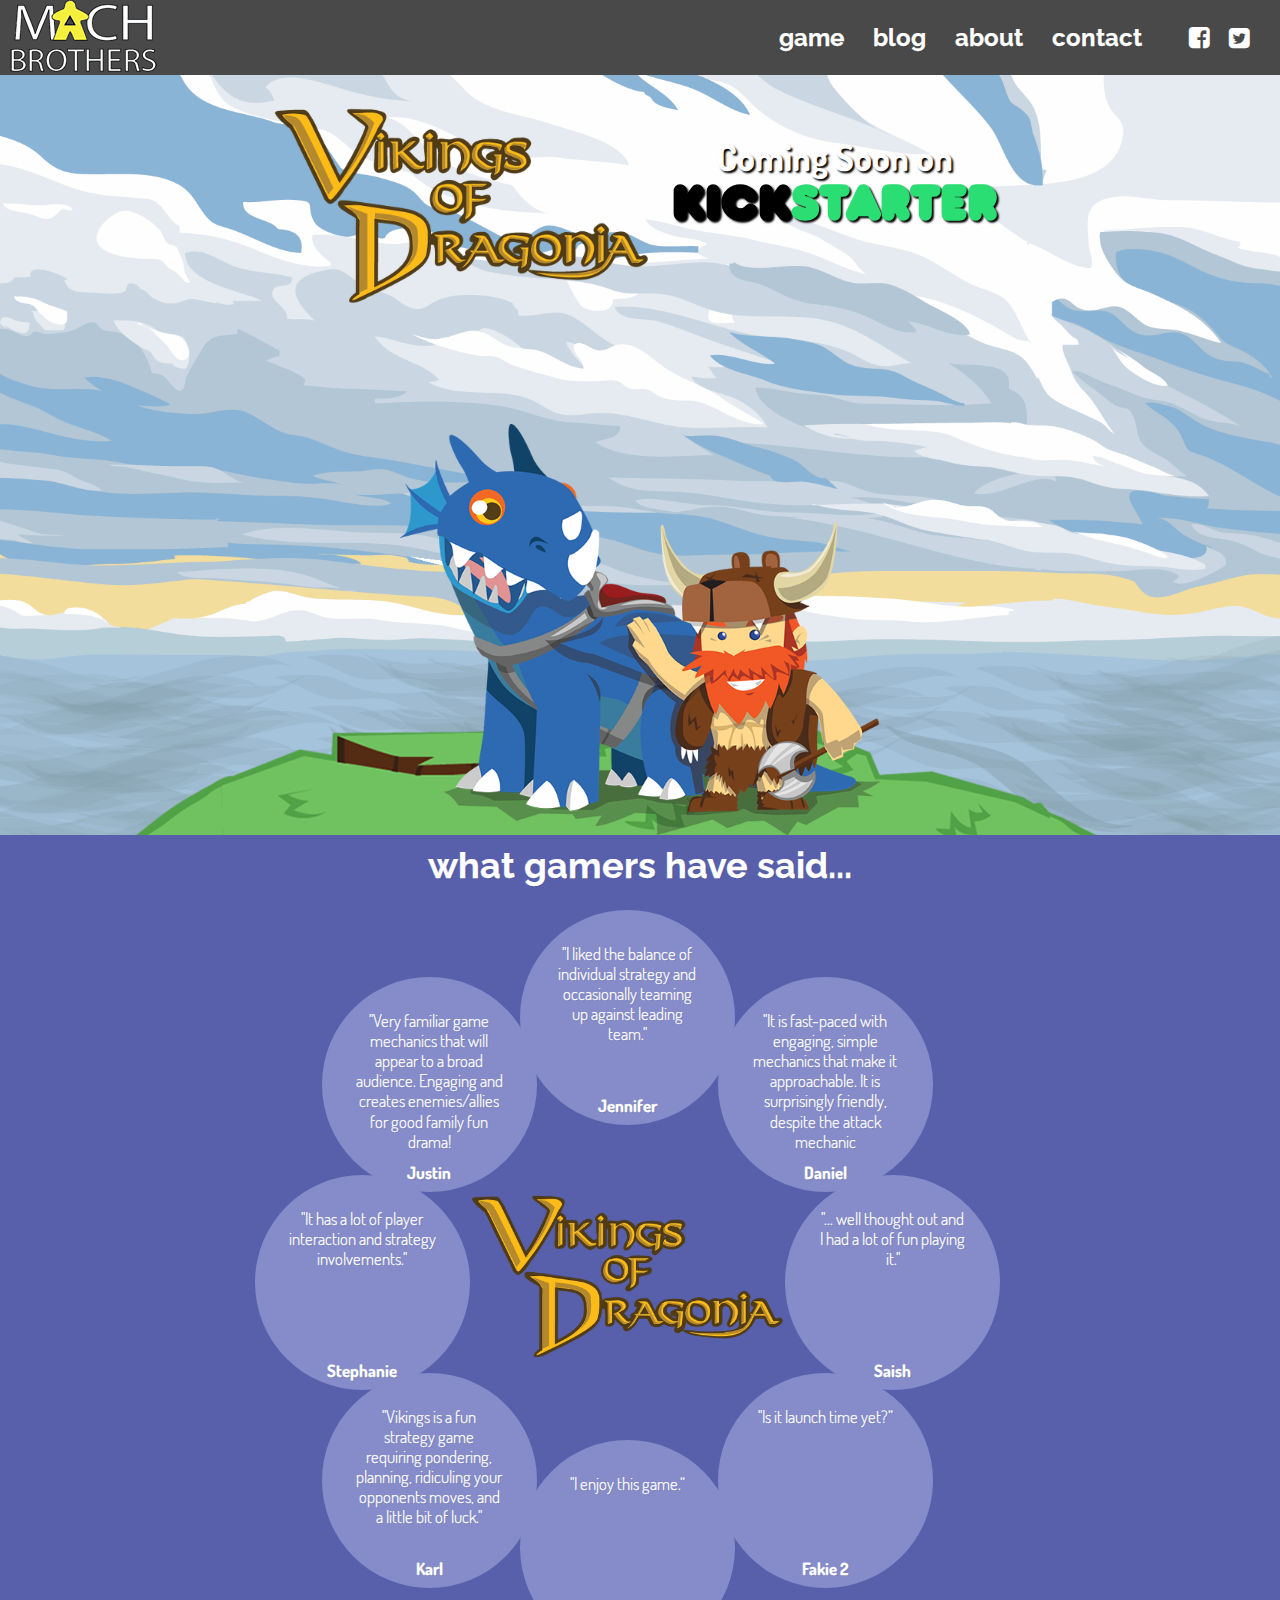
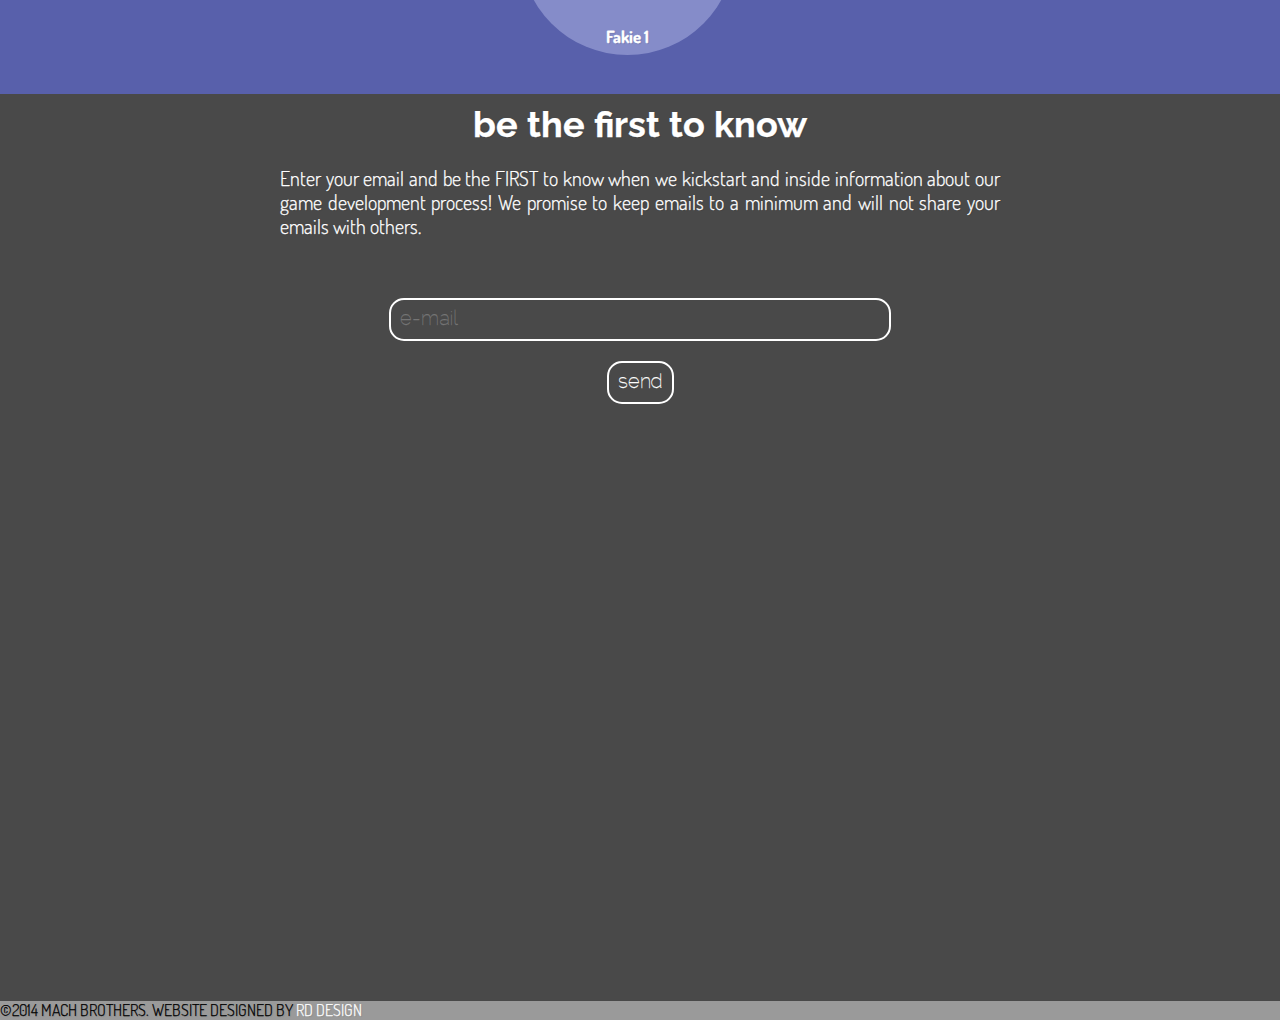
<file: index.html>
<!DOCTYPE HTML>
<html>
<head>
<title>Mach Brothers Games</title>
<link rel="icon" type="image/png" href="favicon.png" />
<meta http-equiv="Content-Type" content="text/html; charset=utf-8" />
<meta name="viewport" content="width=device-width, initial-scale=1.0, maximum-scale=1.0">
<link href='http://fonts.googleapis.com/css?family=Raleway:300' rel='stylesheet' type='text/css'>
<link href='http://fonts.googleapis.com/css?family=Dosis:300' rel='stylesheet' type='text/css'>

<link rel="stylesheet" type="text/css" href="css-reset.css" />
<link rel="stylesheet" type="text/css" href="style.css" />
<link rel="stylesheet" type="text/css" href="fontello.css" />
</head>
<body>
	<section class="menuBar">
		<header class="mbHeader">
			<div class="mbLogo">
			</div>
			<div class="mbNavicon">
			</div>
		</header>
		<header class="mbBacking">
		</header>
		<nav class="mbLinks">
			<ul class="textLinks">
				<li id="game" class="mbTranslucent mbLinkButton" ><a href="game.html">game</a></li>
				<li id="blog" class="mbTranslucent mbLinkButton" ><a href="/blog/">blog</a></li>
				<li id="about" class="mbTranslucent mbLinkButton" ><a href="about.html">about</a></li>
				<li id="contact" class="mbTranslucent mbLinkButton" ><a href="#">contact</a></li>
				<li id="icons">
					<ul class="iconLinks">
						<li id="fb" class="mbTranslucent mbLinkButton" ><a href="https://www.facebook.com/MachBrothersGames" target="_blank"><i class="icon-facebook-squared"></i></a></li>
						<li id="twtr" class="mbTranslucent mbLinkButton" ><a href="https://twitter.com/machbrothers" target="_blank"><i class="icon-twitter-squared"></i></a></li>
					</ul>
				</li>
			</ul>
		</nav>
	</section>
	<section class="pageSplash psPrimary menuBarTrigger">
	<div class="psIndex" id="stellarBG" data-stellar-ratio=".3">
	</div>
		<div class="pageSplashGameLogo"></div>
		<header class="stellarHoriz">
			<h3 class="pageSplashCaption">
				Coming Soon on
			</h3>
			<h2 class="pageSplashHeadline">
				<span class="ksBlack">KICK</span><span class="ksGreen">STARTER</span>
			</h2>
		</header>
		<div class="pageSplashDragon" id="stellarDragon" data-stellar-ratio=".7"></div>
		<div class="pageSplashGroundBG" id="stellarGround" data-stellar-ratio=".8"></div>
	</section>
	<section class="pageContent indexCards">
		<article class="quotesCard cardA">
			<header>
				<h2>what gamers have said...</h2>
			</header>
			<aside class="gameQuotes">
				<p class="quote topLeft">"Very familiar game mechanics that will appear to a broad audience. Engaging and creates enemies/allies for good family fun drama!
					<span>Justin</span>
				</p>
				<p class="quote topCenter">"I liked the balance of individual strategy and occasionally teaming up against leading team."
					<span>Jennifer</span>
				</p>
				<p class="quote topRight">"It is fast-paced with engaging, simple mechanics that make it approachable. It is surprisingly friendly, despite the attack mechanic 
					<span>Daniel</span>
				</p>
				<p class="quote midLeft">"It has a lot of player interaction and strategy involvements."
					<span>Stephanie</span>
				</p>
				<div class="quoteLogo">
					<div class="quoteLogoContainer">
						<img src="dragon_title_desktop.png">
					</div>
				</div>
				<p class="quote midRight">"... well thought out and I had a lot of fun playing it."
					<span>Saish</span>
				</p>
				<p class="quote botLeft">"Vikings is a fun strategy game requiring pondering, planning, ridiculing your opponents moves, and a little bit of luck."
					<span>Karl</span>
				</p>
				<p class="quote botCenter">"I enjoy this game.”
					<span>Fakie 1</span>
				</p>
				<p class="quote botRight">"Is it launch time yet?”
					<span>Fakie 2</span>
				</p>
				<div style="clear:both">
			</aside>
		</article>
	</section>
	<section class="pageContent contactCard">
		<article class="signUpCard cardC">
			<header>
				<h2 id="debug">be the first to know</h2>
			</header>
			<aside>
				Enter your email and be the FIRST to know when we kickstart and inside information about our game development process! We promise to keep emails to a minimum and will not share your emails with others.
			</aside>
			<aside class="newsletter">
                <form class="signupForm" action="http://google.us3.list-manage.com/subscribe/post?u=bb5e2ded30c549b68612e2f24&amp;id=b4932657cb" method="post" id="mc-embedded-subscribe-form" name="mc-embedded-subscribe-form" class="validate" target="_blank" novalidate>
                    <fieldset>
                        <input placeholder="e-mail" type="email" id="mce-email" name="EMAIL" size=20 required/>
                        <div style="position: absolute; left: -5000px;"><input type="text" name="b_bb5e2ded30c549b68612e2f24_b4932657cb" value=""></div>
                        <input id="submitDiv" type="submit" name="Submit" value="send" id="submit">
                    </fieldset>
                </form>
			</aside>
			<footer class="psSecondary"></footer>
		</article>
	</section>
	<div class="copyright">
		©2014 MACH BROTHERS. WEBSITE DESIGNED BY <a href="http://www.ryandumlao.com" target="_blank">RD DESIGN</a>
	</div>

<!-- 	<footer class="siteFooter">
	©2014 MACH BROTHERS
	</footer> -->

</body>
<script src="http://ajax.googleapis.com/ajax/libs/jquery/1.10.2/jquery.min.js"></script>
<script>
if (!window.jQuery) {
    document.write('<script src="js/jquery-1.10.2.min.js"><\/script>');
}
</script>
<script type="text/javascript" src="js/jquery.mobile.custom.min.js"></script>
<script type="text/javascript" src="js/jquery.stellar.js"></script>
<script type="text/javascript" src="js/waypoints.min.js"></script>
<script type="text/javascript" src="js/script.js"></script>
</html>
</file>
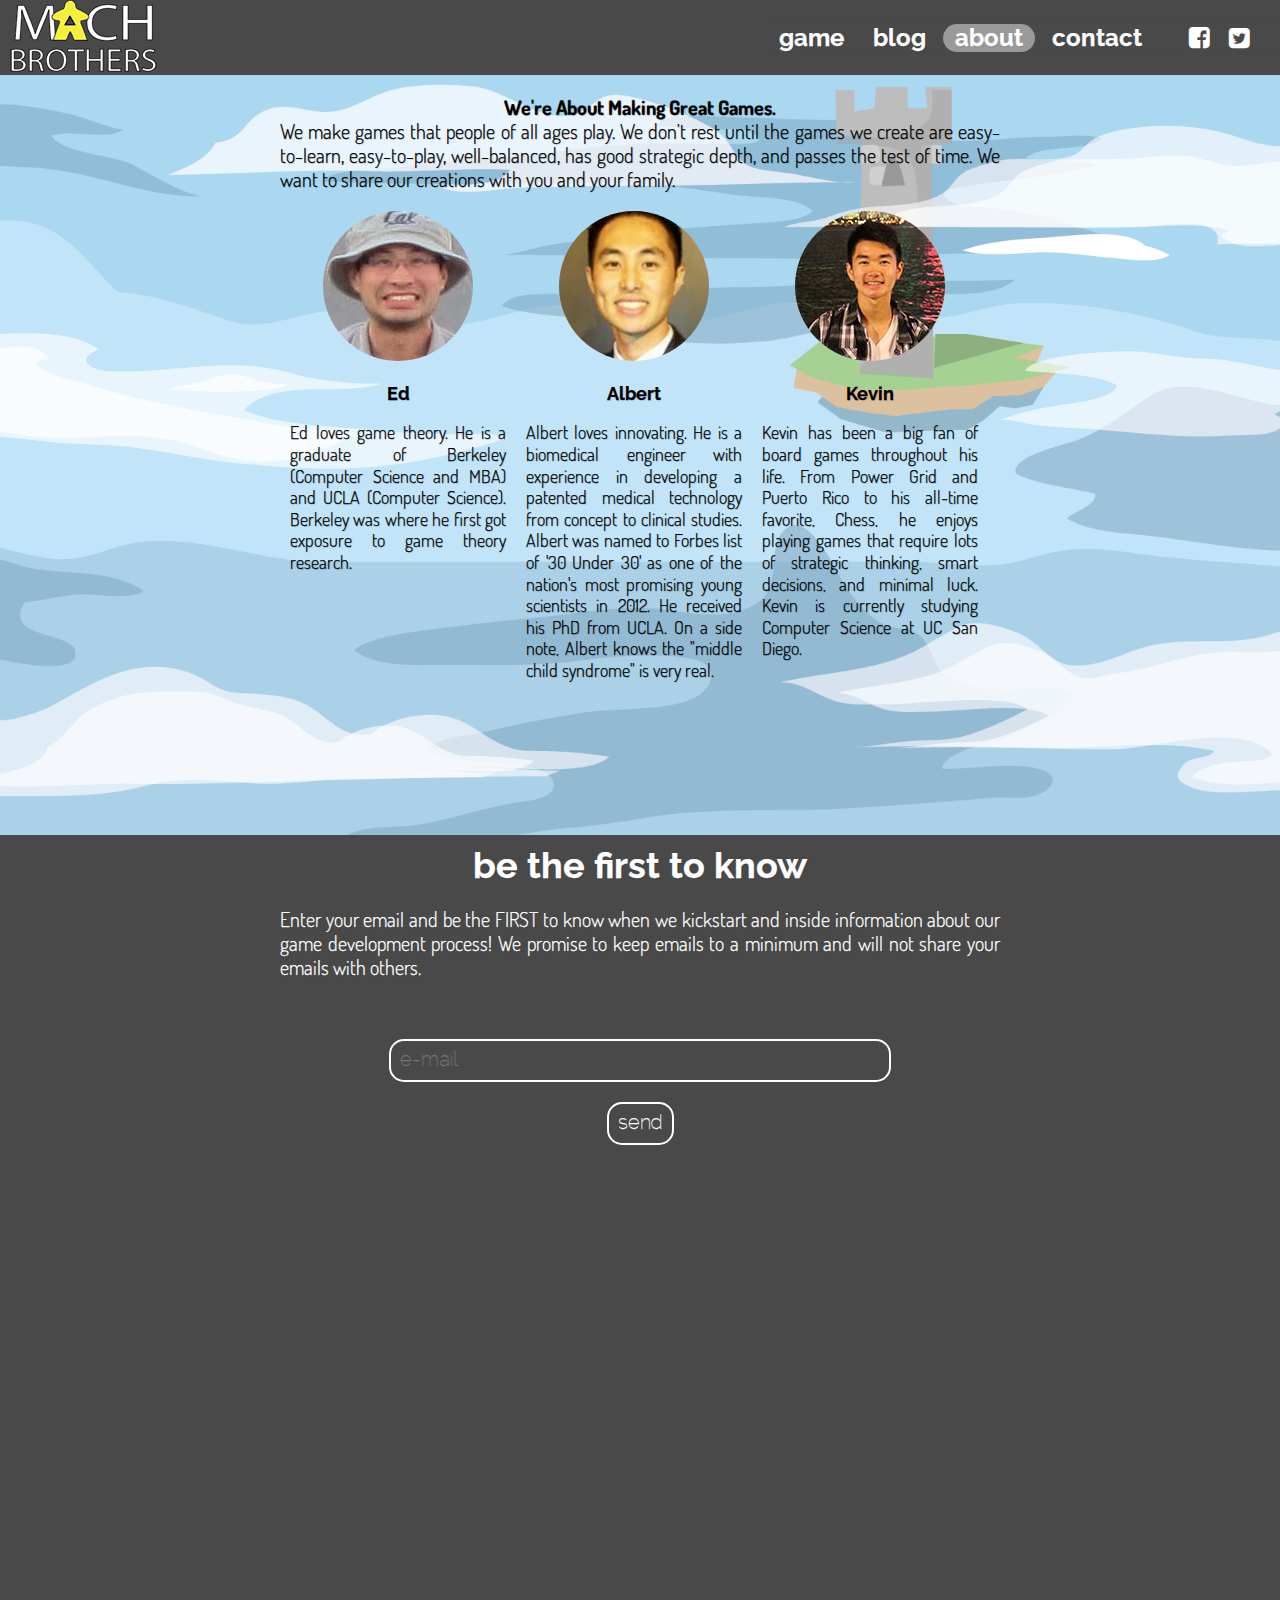
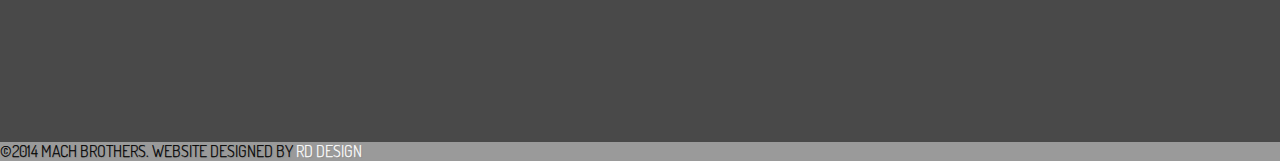
<file: about.html>
<!DOCTYPE HTML>
<html>
<head>
<title>Mach Brothers Games</title>
<link rel="icon" type="image/png" href="favicon.png" />
<meta http-equiv="Content-Type" content="text/html; charset=utf-8" />
<meta name="viewport" content="width=device-width, initial-scale=1.0, maximum-scale=1.0">
<link href='http://fonts.googleapis.com/css?family=Raleway:300' rel='stylesheet' type='text/css'>
<link href='http://fonts.googleapis.com/css?family=Dosis:300' rel='stylesheet' type='text/css'>

<link rel="stylesheet" type="text/css" href="css-reset.css" />
<link rel="stylesheet" type="text/css" href="style.css" />
<link rel="stylesheet" type="text/css" href="fontello.css" />
</head>
<body>
	<section class="menuBar">
		<header class="mbHeader">
			<div class="mbLogo">
			</div>
			<div class="mbNavicon">
			</div>
		</header>
		<header class="mbBacking">
		</header>
		<nav class="mbLinks">
			<ul class="textLinks">
				<li id="game" class="mbTranslucent mbLinkButton" ><a href="game.html">game</a></li>
				<li id="blog" class="mbTranslucent mbLinkButton" ><a href="/blog/">blog</a></li>
				<li id="about" class="mbTranslucent mbLinkButton hiliteButton" ><a href="about.html">about</a></li>
				<li id="contact" class="mbTranslucent mbLinkButton" ><a href="contact.html">contact</a></li>
				<li id="icons">
					<ul class="iconLinks">
						<li id="fb" class="mbTranslucent mbLinkButton" ><a href="https://www.facebook.com/MachBrothersGames" target="_blank"><i class="icon-facebook-squared"></i></a></li>
						<li id="twtr" class="mbTranslucent mbLinkButton" ><a href="https://twitter.com/machbrothers" target="_blank"><i class="icon-twitter-squared"></i></a></li>
					</ul>
				</li>
			</ul>
		</nav>
	</section>
	<section class="pageContent pageSplash psPrimary menuBarTrigger psAbout">
		<section class="psSecondary">
		</section>
		<div class="aboutSplash">
<!-- 			<header>
				<h2>about us</h2>
			</header> -->
			<section>
				<aside class="aboutContent">
                    <h3>We're About Making Great Games.</h3>
                    We make games that people of all ages play. We don't rest until the games we create are easy-to-learn, easy-to-play, well-balanced, has good strategic depth, and passes the test of time.  We want to share our creations with you and your family.
				</aside>
				<aside class="machBrosBubbles">
					<figure class="bubblePic">
						<aside class="bpEdwin"></aside>
						<h3>Ed</h3>
						<figcaption>
							Ed loves game theory. He is a graduate of Berkeley (Computer Science and MBA) and UCLA (Computer Science). Berkeley was where he first got exposure to game theory research. 
						</figcaption>
					</figure>
					<figure class="bubblePic">
						<aside class="bpAlbert"></aside>
						<h3>Albert</h3>
						<figcaption>
							Albert loves innovating. He is a biomedical engineer with experience in developing a patented medical technology from concept to clinical studies. Albert was named to Forbes list of '30 Under 30' as one of the nation's most promising young scientists in 2012. He received his PhD from UCLA. On a side note, Albert knows the "middle child syndrome" is very real. 
						</figcaption>
					</figure>
					<figure class="bubblePic">
						<aside class="bpKevin"></aside>
						<h3>Kevin</h3>
						<figcaption>
							Kevin has been a big fan of board games throughout his life. From Power Grid and Puerto Rico to his all-time favorite, Chess, he enjoys playing games that require lots of strategic thinking, smart decisions, and minimal luck. Kevin is currently studying Computer Science at UC San Diego.
						</figcaption>
					</figure>
				</aside>
			</section>
		</div>
	</section>
	<section class="pageContent contactCard">
		<article class="signUpCard cardC">
			<header>
				<h2 id="debug">be the first to know</h2>
			</header>
			<aside>
				Enter your email and be the FIRST to know when we kickstart and inside information about our game development process! We promise to keep emails to a minimum and will not share your emails with others.
			</aside>
			<aside class="newsletter">
                <form class="signupForm" action="http://google.us3.list-manage.com/subscribe/post?u=bb5e2ded30c549b68612e2f24&amp;id=b4932657cb" method="post" id="mc-embedded-subscribe-form" name="mc-embedded-subscribe-form" class="validate" target="_blank" novalidate>
                    <fieldset>
                        <input placeholder="e-mail" type="email" id="mce-email" name="EMAIL" size=20 required/>
                        <div style="position: absolute; left: -5000px;"><input type="text" name="b_bb5e2ded30c549b68612e2f24_b4932657cb" value=""></div>
                        <input id="submitDiv" type="submit" name="Submit" value="send" id="submit">
                    </fieldset>
                </form>
			</aside>
			<footer class="psSecondary"></footer>
		</article>
	</section>
	<div class="copyright">
		©2014 MACH BROTHERS. WEBSITE DESIGNED BY <a href="http://www.ryandumlao.com" target="_blank">RD DESIGN</a>
	</div>

</body>
<script src="http://ajax.googleapis.com/ajax/libs/jquery/1.10.2/jquery.min.js"></script>
<script>
if (!window.jQuery) {
    document.write('<script src="js/jquery-1.10.2.min.js"><\/script>');
}
</script>
<script type="text/javascript" src="js/jquery.mobile.custom.min.js"></script>
<script type="text/javascript" src="js/waypoints.min.js"></script>
<script type="text/javascript" src="js/script.js"></script>
</html>
</file>
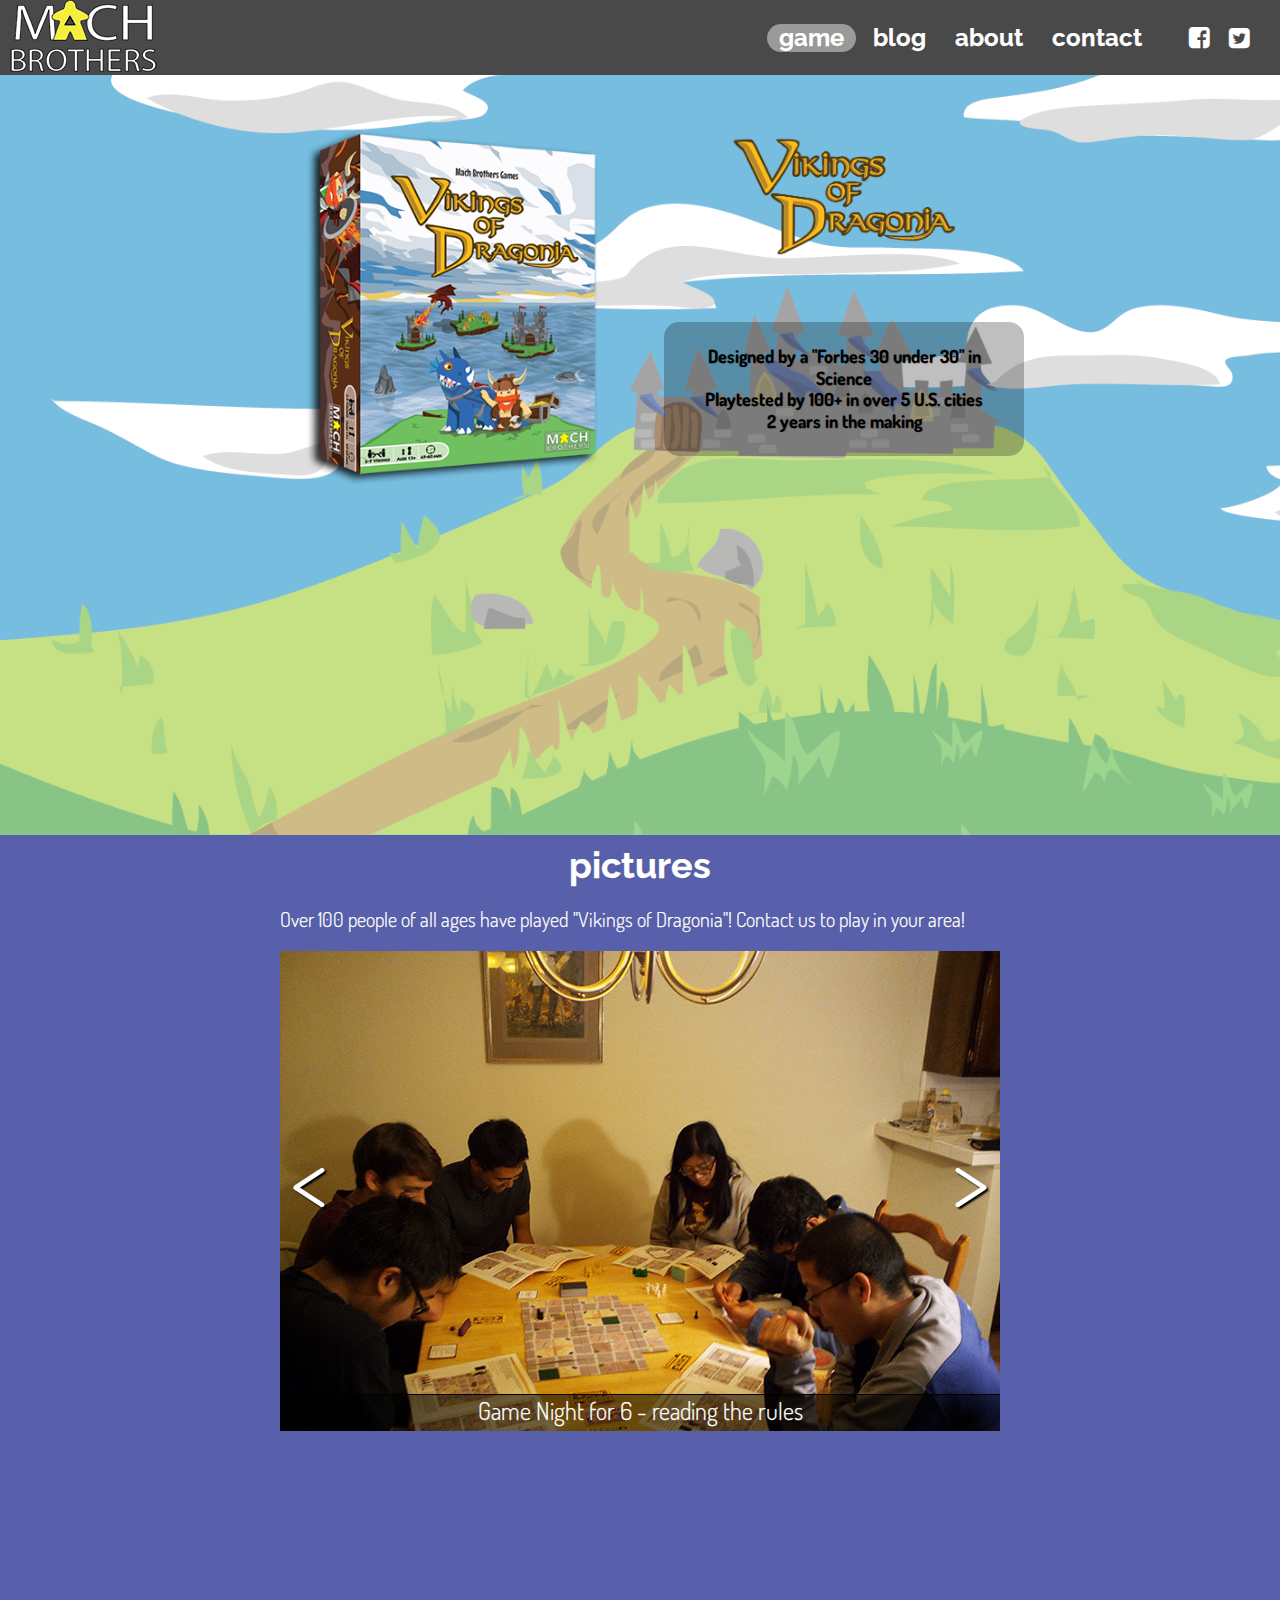
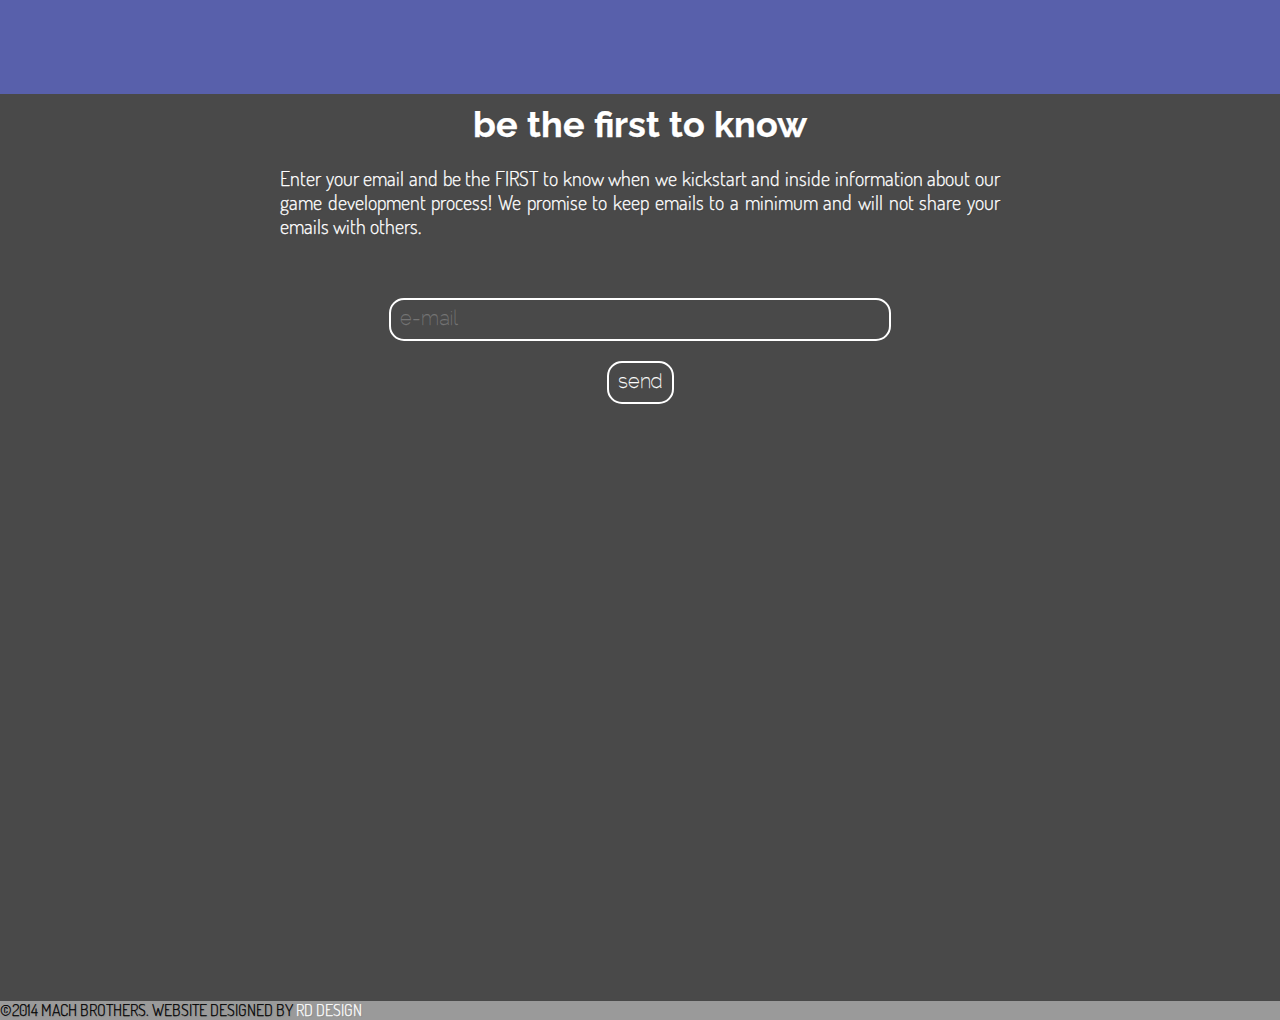
<file: game.html>
<!DOCTYPE HTML>
<html>
<head>
<title>Mach Brothers Games</title>
<link rel="icon" type="image/png" href="favicon.png" />
<meta http-equiv="Content-Type" content="text/html; charset=utf-8" />
<meta name="viewport" content="width=device-width, initial-scale=1.0, maximum-scale=1.0">
<link href='http://fonts.googleapis.com/css?family=Raleway:300' rel='stylesheet' type='text/css'>
<link href='http://fonts.googleapis.com/css?family=Dosis:300' rel='stylesheet' type='text/css'>

<link rel="stylesheet" type="text/css" href="css-reset.css" />
<link rel="stylesheet" type="text/css" href="style.css" />
<link rel="stylesheet" type="text/css" href="fontello.css" />
</head>
<body>
	<section class="menuBar">
		<header class="mbHeader">
			<div class="mbLogo">
			</div>
			<div class="mbNavicon">
			</div>
		</header>
		<header class="mbBacking">
		</header>
		<nav class="mbLinks">
			<ul class="textLinks">
				<li id="game" class="mbTranslucent mbLinkButton hiliteButton" ><a href="game.html">game</a></li>
				<li id="blog" class="mbTranslucent mbLinkButton" ><a href="/blog/">blog</a></li>
				<li id="about" class="mbTranslucent mbLinkButton" ><a href="about.html">about</a></li>
				<li id="contact" class="mbTranslucent mbLinkButton" ><a href="contact.html">contact</a></li>
				<li id="icons">
					<ul class="iconLinks">
						<li id="fb" class="mbTranslucent mbLinkButton" ><a href="https://www.facebook.com/MachBrothersGames" target="_blank"><i class="icon-facebook-squared"></i></a></li>
						<li id="twtr" class="mbTranslucent mbLinkButton" ><a href="https://twitter.com/machbrothers" target="_blank"><i class="icon-twitter-squared"></i></a></li>
					</ul>
				</li>
			</ul>
		</nav>
	</section>
	<section class="psPrimary psGame menuBarTrigger" >
		<div class="gameSplash ">
			<div class="gameSplashContainer">
				<div class="gameSplashMediaAside">
					<div class="gameSplashGameLogo"></div>
					<div class="gameSplashPoints">
   		                <h3> Designed by a "Forbes 30 under 30" in Science </h3>
						<h3> Playtested by 100+ in over 5 U.S. cities </h3>
						<h3> 2 years in the making </h3>
					</div>
				</div>
				<div class="gameSplashMedia">
				</div>
				<div class="gameSplashClear">
				</div>
			</div>
		</article>
	</section>
	<section class="pageContent gameCards">
		<article class="gamePicturesCard cardA">
			<header>
				<h2>pictures</h2>
			</header>
			<aside class="gameInfo">
                Over 100 people of all ages have played "Vikings of Dragonia"! Contact us to play in your area!
			</aside>
			<div class="pictureSlider slidesjs-control">
				<div class="pictureSliderArrow psaLeft slidesjs-previous slidesjs-navigation">
					<span> < </span>

				</div>
				<div class="pictureSliderArrow psaRight slidesjs-next slidesjs-navigation">
					<span> > </span>
				</div>
				<div class="slide">
					<img src="slider/image3.jpg">
					<div class="caption">
						<p>Game Night for 6 - reading the rules</p>
					</div>
				</div>
				<div class="slide">
					<img src="slider/image4.jpg">
					<div class="caption">
						<p>One of our very early prototypes</p>
					</div>
				</div>
				<div class="slide">
					<img src="slider/image2.jpg">
					<div class="caption">
						<p>Come back later for more photos!</p>
					</div>
				</div>
			</div>
		</article>
		<!-- <article class="gamePlayCard cardB">
			<header>
				<h2>how to play</h2>
			</header>
			<aside class="gameInfo">
				Ut enim ad minim veniam, quis nostrud exercitation ullamco laboris nisi ut aliquip ex ea commodo consequat.
			</aside>
			<div class="gameplayMovie">
				<h2>media placeholder</h2>
			</div>
		</article> -->
	</section>
	<section class="pageContent contactCard">
		<article class="signUpCard cardC">
			<header>
				<h2 id="debug">be the first to know</h2>
			</header>
			<aside>
				Enter your email and be the FIRST to know when we kickstart and inside information about our game development process! We promise to keep emails to a minimum and will not share your emails with others.
			</aside>
			<aside class="newsletter">
                <form class="signupForm" action="http://google.us3.list-manage.com/subscribe/post?u=bb5e2ded30c549b68612e2f24&amp;id=b4932657cb" method="post" id="mc-embedded-subscribe-form" name="mc-embedded-subscribe-form" class="validate" target="_blank" novalidate>
                    <fieldset>
                        <input placeholder="e-mail" type="email" id="mce-email" name="EMAIL" size=20 required/>
                        <div style="position: absolute; left: -5000px;"><input type="text" name="b_bb5e2ded30c549b68612e2f24_b4932657cb" value=""></div>
                        <input id="submitDiv" type="submit" name="Submit" value="send" id="submit">
                    </fieldset>
                </form>
			</aside>
			<footer class="psSecondary"></footer>
		</article>
	</section>
	<div class="copyright">
		©2014 MACH BROTHERS. WEBSITE DESIGNED BY <a href="http://www.ryandumlao.com" target="_blank">RD DESIGN</a>
	</div>
<!-- 	<footer class="siteFooter">
	©2014 MACH BROTHERS
	</footer> -->

</body>
<script src="http://ajax.googleapis.com/ajax/libs/jquery/1.10.2/jquery.min.js"></script>
<script>
if (!window.jQuery) {
    document.write('<script src="js/jquery-1.10.2.min.js"><\/script>');
}
</script>
<script type="text/javascript" src="js/jquery.mobile.custom.min.js"></script>
<script type="text/javascript" src="js/jquery.slides.min.js"></script>
<script type="text/javascript" src="js/waypoints.min.js"></script>
<script type="text/javascript" src="js/script.js"></script>
</html>
</file>
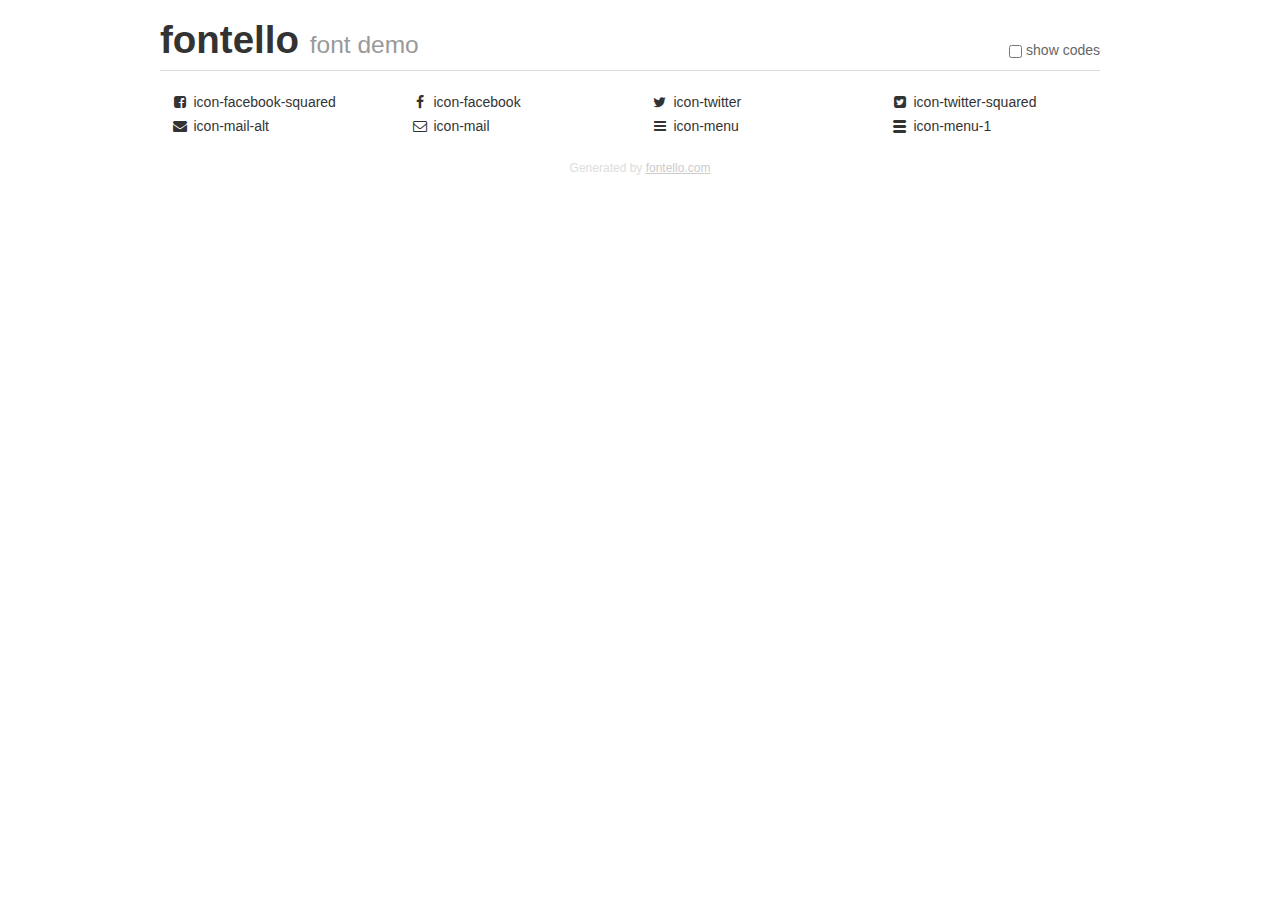
<file: fontello-ae50ce47/demo.html>
<!DOCTYPE html>
<html>
  <head><!--[if lt IE 9]><script language="javascript" type="text/javascript" src="//html5shim.googlecode.com/svn/trunk/html5.js"></script><![endif]-->
    <meta charset="UTF-8"><style>/*
 * Bootstrap v2.2.1
 *
 * Copyright 2012 Twitter, Inc
 * Licensed under the Apache License v2.0
 * http://www.apache.org/licenses/LICENSE-2.0
 *
 * Designed and built with all the love in the world @twitter by @mdo and @fat.
 */
.clearfix {
  *zoom: 1;
}
.clearfix:before,
.clearfix:after {
  display: table;
  content: "";
  line-height: 0;
}
.clearfix:after {
  clear: both;
}
html {
  font-size: 100%;
  -webkit-text-size-adjust: 100%;
  -ms-text-size-adjust: 100%;
}
a:focus {
  outline: thin dotted #333;
  outline: 5px auto -webkit-focus-ring-color;
  outline-offset: -2px;
}
a:hover,
a:active {
  outline: 0;
}
button,
input,
select,
textarea {
  margin: 0;
  font-size: 100%;
  vertical-align: middle;
}
button,
input {
  *overflow: visible;
  line-height: normal;
}
button::-moz-focus-inner,
input::-moz-focus-inner {
  padding: 0;
  border: 0;
}
body {
  margin: 0;
  font-family: "Helvetica Neue", Helvetica, Arial, sans-serif;
  font-size: 14px;
  line-height: 20px;
  color: #333;
  background-color: #fff;
}
a {
  color: #08c;
  text-decoration: none;
}
a:hover {
  color: #005580;
  text-decoration: underline;
}
.row {
  margin-left: -20px;
  *zoom: 1;
}
.row:before,
.row:after {
  display: table;
  content: "";
  line-height: 0;
}
.row:after {
  clear: both;
}
[class*="span"] {
  float: left;
  min-height: 1px;
  margin-left: 20px;
}
.container,
.navbar-static-top .container,
.navbar-fixed-top .container,
.navbar-fixed-bottom .container {
  width: 940px;
}
.span12 {
  width: 940px;
}
.span11 {
  width: 860px;
}
.span10 {
  width: 780px;
}
.span9 {
  width: 700px;
}
.span8 {
  width: 620px;
}
.span7 {
  width: 540px;
}
.span6 {
  width: 460px;
}
.span5 {
  width: 380px;
}
.span4 {
  width: 300px;
}
.span3 {
  width: 220px;
}
.span2 {
  width: 140px;
}
.span1 {
  width: 60px;
}
[class*="span"].pull-right,
.row-fluid [class*="span"].pull-right {
  float: right;
}
.container {
  margin-right: auto;
  margin-left: auto;
  *zoom: 1;
}
.container:before,
.container:after {
  display: table;
  content: "";
  line-height: 0;
}
.container:after {
  clear: both;
}
p {
  margin: 0 0 10px;
}
.lead {
  margin-bottom: 20px;
  font-size: 21px;
  font-weight: 200;
  line-height: 30px;
}
small {
  font-size: 85%;
}
h1 {
  margin: 10px 0;
  font-family: inherit;
  font-weight: bold;
  line-height: 20px;
  color: inherit;
  text-rendering: optimizelegibility;
}
h1 small {
  font-weight: normal;
  line-height: 1;
  color: #999;
}
h1 {
  line-height: 40px;
}
h1 {
  font-size: 38.5px;
}
h1 small {
  font-size: 24.5px;
}
body {
  margin-top: 90px;
}
.header {
  position: fixed;
  top: 0;
  left: 50%;
  margin-left: -480px;
  background-color: #fff;
  border-bottom: 1px solid #ddd;
  padding-top: 10px;
  z-index: 10;
}
.footer {
  color: #ddd;
  font-size: 12px;
  text-align: center;
  margin-top: 20px;
}
.footer a {
  color: #ccc;
  text-decoration: underline;
}
.the-icons {
  font-size: 14px;
  line-height: 24px;
}
.switch {
  position: absolute;
  right: 0;
  bottom: 10px;
  color: #666;
}
.switch input {
  margin-right: 0.3em;
}
.codesOn .i-name {
  display: none;
}
.codesOn .i-code {
  display: inline;
}
.i-code {
  display: none;
}
</style>
    <link rel="stylesheet" href="css/fontello.css">
    <link rel="stylesheet" href="css/animation.css"><!--[if IE 7]><link rel="stylesheet" href="css/fontello-ie7.css"><![endif]-->
    <script>
      function toggleCodes(on) {
        var obj = document.getElementById('icons');
        
        if (on) {
          obj.className += ' codesOn';
        } else {
          obj.className = obj.className.replace(' codesOn', '');
        }
      }
      
    </script>
  </head>
  <body>
    <div class="container header">
      <h1>
        fontello
         <small>font demo</small>
      </h1>
      <label class="switch">
        <input type="checkbox" onclick="toggleCodes(this.checked)">show codes
      </label>
    </div>
    <div id="icons" class="container">
      <div class="row">
        <div title="Code: 0xe800" class="the-icons span3"><i class="icon-facebook-squared"></i> <span class="i-name">icon-facebook-squared</span><span class="i-code">0xe800</span></div>
        <div title="Code: 0xe801" class="the-icons span3"><i class="icon-facebook"></i> <span class="i-name">icon-facebook</span><span class="i-code">0xe801</span></div>
        <div title="Code: 0xe802" class="the-icons span3"><i class="icon-twitter"></i> <span class="i-name">icon-twitter</span><span class="i-code">0xe802</span></div>
        <div title="Code: 0xe803" class="the-icons span3"><i class="icon-twitter-squared"></i> <span class="i-name">icon-twitter-squared</span><span class="i-code">0xe803</span></div>
      </div>
      <div class="row">
        <div title="Code: 0xe804" class="the-icons span3"><i class="icon-mail-alt"></i> <span class="i-name">icon-mail-alt</span><span class="i-code">0xe804</span></div>
        <div title="Code: 0xe805" class="the-icons span3"><i class="icon-mail"></i> <span class="i-name">icon-mail</span><span class="i-code">0xe805</span></div>
        <div title="Code: 0xe806" class="the-icons span3"><i class="icon-menu"></i> <span class="i-name">icon-menu</span><span class="i-code">0xe806</span></div>
        <div title="Code: 0xe807" class="the-icons span3"><i class="icon-menu-1"></i> <span class="i-name">icon-menu-1</span><span class="i-code">0xe807</span></div>
      </div>
    </div>
    <div class="container footer">Generated by <a href="http://fontello.com">fontello.com</a></div>
  </body>
</html>
</file>
<file: style.css>
/* MACHBROTHERS.COM CSS FILE 		   */
/* GENERATED FROM SCSS SOURCE FILE     */
/* PLEASE NOTE THAT THIS FILE REQUIRES */
/* A SASS PREPROCESSOR TO GENERATE THE */
/* PROPER CSS FILE.		 			   */
/* !!!!!! DO NOT EDIT THE STYLE.CSS FILE !!!!!! */
@font-face {
  font-family: 'kickstarter';
  src: url("BarutaBlack_Trimmed.ttf");
  /*TTF*/ }

@font-face {
  font-family: 'Raleway';
  src: url("raleway-webfont.ttf"); }

@font-face {
  font-family: 'Dosis';
  src: url("Dosis-Light.otf"); }

@keyframes wiggle {
  0% {
    transform: rotate(-5deg); }

  25% {
    transform: rotate(0deg); }

  50% {
    transform: rotate(5deg); }

  75% {
    transform: rotate(0deg); }

  100% {
    transform: rotate(-5deg); } }

@-webkit-keyframes wiggle {
  0% {
    -webkit-transform: rotate(-5deg); }

  25% {
    -webkit-transform: rotate(0deg); }

  50% {
    -webkit-transform: rotate(5deg); }

  75% {
    -webkit-transform: rotate(0deg); }

  100% {
    -webkit-transform: rotate(-5deg); } }

@-moz-keyframes wiggle {
  0% {
    transform: rotate(-5deg); }

  25% {
    transform: rotate(0deg); }

  50% {
    transform: rotate(5deg); }

  75% {
    transform: rotate(0deg); }

  100% {
    transform: rotate(-5deg); } }

/* mobile first! */
body {
  font-family: "Dosis", Georgia, Arial, Verdana;
  -webkit-font-smoothing: subpixel-antialiased;
  -webkit-text-stroke-width: 0.25px;
  -moz-font-smoothing: subpixel-antialiased;
  text-shadow: 1px 1px 1px rgba(0, 0, 0, 0.1);
  margin: 0;
  background-color: #9a9a9a;
  -webkit-touch-callout: none;
  -webkit-user-select: none;
  -khtml-user-select: none;
  -moz-user-select: none;
  -ms-user-select: none;
  user-select: none;
  overflow-x: hidden; }

a {
  text-decoration: none;
  color: white; }

section {
  display: block;
  position: relative;
  text-align: justify; }

h2 {
  font-family: "Raleway"; }

h3 {
  font-family: "Dosis"; }

/*navigation and menu items */
.menuBar {
  position: fixed;
  width: 100%;
  z-index: 20; }
  .menuBar div, .menuBar header, .menuBar nav {
    background-color: #494949;
    z-index: 10; }
  .menuBar .mbHeader {
    position: relative;
    display: block;
    height: 41px;
    padding: .25em; }
  .menuBar .mbBacking {
    position: absolute;
    width: 100%;
    /*border-bottom: 1px none black;*/
    /*box-shadow: 0 2px 3px 1px rgba(0,0,0,1);*/ }
  .menuBar header .mbLogo {
    position: absolute;
    width: 75px;
    height: 38px;
    text-align: right;
    background-image: url("machlogo_yellow_desktop.png");
    background-repeat: no-repeat;
    background-position: left;
    background-size: 100%;
    cursor: pointer;
    z-index: 11; }
  .menuBar header .mbNavicon {
    float: right;
    border-bottom: 17px double white;
    border-top: 6px solid white;
    content: "";
    height: 5px;
    width: 30px;
    margin: .5em;
    cursor: pointer;
    z-index: 12; }
    .menuBar header .mbNavicon:active {
      border-bottom: 17px double #9a9a9a;
      border-top: 6px solid #9a9a9a; }
  .menuBar .mbLinks {
    position: relative;
    /*display:block;*/
    display: none;
    right: 0;
    font-size: 1.5em;
    font-weight: bold;
    z-index: 12; }
  .menuBar .mbLinks li {
    font-family: "Raleway", Georgia, Arial, Verdana;
    display: block;
    text-align: center;
    padding: .15em 0; }
  .menuBar .mbLinks .iconLinks li {
    display: inline-block;
    padding: 0; }
  .menuBar .mbLinkButton:hover a {
    color: #9a9a9a; }
  .menuBar .hiliteButton {
    background-color: #9a9a9a;
    border-radius: 15px; }
  .menuBar .hiliteButton:hover a {
    color: #494949; }

/* splash image items */
.pageSplash {
  position: relative;
  overflow-x: hidden;
  overflow-y: hidden;
  background-color: #9a9a9a;
  background-size: 200%;
  background-attachment: fixed;
  background-position-y: 40px; }
  .pageSplash header {
    position: absolute;
    bottom: 0;
    font-family: Raleway;
    font-variant: small-caps;
    -webkit-text-stroke-width: 0;
    color: #FFF;
    text-align: center;
    width: 100%;
    margin: .5em auto;
    z-index: 14;
    background-color: rgba(0, 0, 0, 0.2); }
    @media only screen and (max-width: 768px) and (orientation: landscape) {
      .pageSplash header {
        width: 240px;
        bottom: auto;
        top: 15%;
        left: 50%;
        background-color: rgba(0, 0, 0, 0.4);
        border-radius: 10px; } }
    .pageSplash header h2 {
      font-size: 2em; }
    .pageSplash header h3 {
      font-family: "Dosis";
      font-variant: normal;
      font-size: 1.5em; }
    .pageSplash header h4, .pageSplash header button {
      margin-top: .2em;
      font-family: "Dosis";
      font-variant: normal;
      font-weight: normal;
      font-size: 1rem; }
  .pageSplash .pageSplashGameLogo {
    position: absolute;
    top: 10%;
    right: 0;
    min-width: 240px;
    height: 200px;
    background-image: url("dragon_title_desktop.png");
    background-size: 100% auto;
    background-repeat: no-repeat;
    z-index: 12; }
    @media only screen and (max-width: 768px) and (orientation: landscape) {
      .pageSplash .pageSplashGameLogo {
        min-width: 240px;
        right: 50%; } }
  .pageSplash .pageSplashDragon {
    position: absolute;
    width: 100%;
    max-width: 480px;
    height: 100%;
    margin: auto;
    left: 0;
    right: 0;
    padding: auto 1em;
    background: url("dragon_bg_desktop.png") no-repeat;
    background-position: center bottom 65px;
    background-size: contain;
    z-index: 13; }
    @media only screen and (max-width: 768px) and (orientation: landscape) {
      .pageSplash .pageSplashDragon {
        max-width: 240px;
        background-position: center bottom 0px; } }
  .pageSplash .pageSplashGroundBG {
    position: absolute;
    width: 100%;
    min-height: 125px;
    bottom: 0;
    background: url("groundbg_mobile.png") top center no-repeat;
    background-size: cover;
    z-index: 12; }
    @media only screen and (max-width: 768px) and (orientation: landscape) {
      .pageSplash .pageSplashGroundBG {
        min-height: 50px; } }
  .pageSplash .ksBlack {
    font-family: 'kickstarter','Dosis',Georgia,Arial;
    color: black; }
  .pageSplash .ksGreen {
    font-family: 'kickstarter','Dosis',Georgia,Arial;
    color: #2bde73; }

.psSecondary {
  height: 50px; }

.psIndex {
  position: absolute;
  background: url("skybg1_mobile2.gif") bottom center no-repeat fixed;
  background-size: cover;
  width: 100%;
  height: 100%;
  z-index: 11; }

.psGame {
  background: url("skybg2_mobile2.gif") bottom center no-repeat fixed;
  background-size: cover;
  height: 500px;
  z-index: 11; }

.psAbout {
  background: url("skybg3_mobile.gif") top 40px center no-repeat fixed;
  background-size: cover;
  z-index: 11; }

/*page Splash media items */
.pageSplashMedia {
  position: relative;
  width: 360px;
  height: 240px;
  margin: auto;
  background-color: rgba(0, 0, 0, 0.75);
  z-index: 11;
  /*temporary text*/
  color: white;
  text-align: center; }

/* content article items */
.pageContent {
  z-index: 14; }
  .pageContent article {
    padding: 0 1em 1em 1em;
    font-size: 1.5em; }
  .pageContent header {
    text-align: center; }
  .pageContent header h2 {
    font-family: "Raleway";
    font-size: 1em;
    color: white;
    display: inline-block;
    margin: auto; }
  .pageContent .cardA {
    background-color: #5860ab; }
  .pageContent .cardB {
    background-color: #00a550; }
  .pageContent .cardC {
    color: white;
    background-color: #494949; }
  .pageContent .cardD {
    color: white;
    background-color: #9a9a9a; }
  .pageContent aside {
    font-size: 1.25rem;
    padding: 1em;
    color: white; }

/* game page items */
.gameSplash {
  position: relative;
  padding: 1em;
  font-size: 1.5em;
  height: 200px; }
  @media only screen and (max-width: 768px) and (orientation: landscape) {
    .gameSplash {
      padding-top: 2em; } }
  .gameSplash .gameSplashGameLogo {
    position: relative;
    top: 10%;
    right: 0;
    max-width: 180px;
    height: 150px;
    background: url("dragon_title_desktop.png") center bottom no-repeat;
    background-size: 100% auto;
    margin: auto;
    z-index: 12; }
    @media only screen and (max-width: 768px) and (orientation: landscape) {
      .gameSplash .gameSplashGameLogo {
        min-width: 240px; } }
  .gameSplash .gameSplashContainer {
    text-align: center;
    display: block; }
    @media only screen and (min-width: 768px) and (orientation: portrait) {
      .gameSplash .gameSplashContainer {
        position: relative;
        top: 50%;
        -webkit-transform: translateY(-50%);
        -ms-transform: translateY(-50%);
        transform: translateY(-50%); } }
    .gameSplash .gameSplashContainer .gameSplashMedia {
      display: inline-block;
      width: 100%;
      max-width: 320px;
      min-height: 180px;
      margin: auto;
      margin-top: 1em;
      background-image: url("game_box_sh.png");
      background-size: contain;
      background-repeat: no-repeat;
      background-position: center; }
  .gameSplash .gameSplashMediaAside .gameSplashPoints {
    background-color: rgba(0, 0, 0, 0.25);
    border-radius: 15px;
    bottom: 0;
    width: calc(100% - 2em);
    margin: auto;
    padding: .5em; }
    .gameSplash .gameSplashMediaAside .gameSplashPoints h3 {
      text-align: center;
      font-size: .65em; }
  .gameSplash .gameSplashMediaAside .pageSplashGameLogo {
    position: relative;
    display: block;
    margin: auto;
    width: 200px;
    height: 100px;
    background-position: center;
    background-size: 50%; }
  @media only screen and (max-width: 768px) and (orientation: landscape) {
    .gameSplash .gameSplashContainer .gameSplashMedia {
      position: absolute;
      right: 49%;
      left: 0;
      width: calc(50% - 2.5em);
      min-height: calc(100% - 2.5em); }
    .gameSplash .gameSplashMediaAside {
      position: absolute;
      top: 30%;
      left: 50%;
      margin-left: .5em; }
      .gameSplash .gameSplashMediaAside .gameSplashPoints h3 {
        font-size: .75em; }
      .gameSplash .gameSplashMediaAside .gameSplashGameLogo {
        position: relative;
        height: 80px;
        background-size: contain;
        right: 0; } }
  .gameSplash .gameSplashDetail {
    position: relative;
    display: inline-block;
    margin: .5em;
    text-align: center; }
  .gameSplash h2 {
    font-family: "Raleway";
    font-size: 1.5em;
    color: white;
    display: inline-block;
    margin: auto; }
  .gameSplash h3 {
    font-family: "Dosis";
    font-size: .75em;
    color: black; }

.indexCards .gameQuotes p {
  margin: 2em auto 0; }
  .indexCards .gameQuotes p span {
    font-weight: bold;
    margin: 0; }
.indexCards .gameQuotes div, .indexCards .gameQuotes p {
  -webkit-transition: all 0.2s ease-in;
  transition: all 0.2s ease-in;
  cursor: default; }
.indexCards .quoteLogo {
  display: none; }

.gameCards article {
  min-height: 420px; }
.gameCards aside {
  position: relative; }
.gameCards .gamePicturesCard .pictureSlider {
  position: relative;
  margin: 0 auto;
  max-width: 640px;
  max-height: 480px; }
  @media only screen and (max-width: 768px) and (orientation: landscape) {
    .gameCards .gamePicturesCard .pictureSlider {
      max-width: 480px;
      min-height: 320px; } }
  .gameCards .gamePicturesCard .pictureSlider .pictureSliderArrow {
    position: absolute;
    display: inline-block;
    width: 40px;
    height: 100%;
    font-size: 2em;
    text-shadow: 2px 2px 2px black;
    color: white;
    text-align: center;
    cursor: pointer;
    z-index: 20; }
    .gameCards .gamePicturesCard .pictureSlider .pictureSliderArrow:hover {
      background-color: rgba(255, 255, 255, 0.5); }
    .gameCards .gamePicturesCard .pictureSlider .pictureSliderArrow span {
      position: relative;
      top: 50%;
      -webkit-transform: translateY(-50%);
      -ms-transform: translateY(-50%);
      transform: translateY(-50%);
      top: 35%; }
  .gameCards .gamePicturesCard .pictureSlider .psaLeft {
    left: 0; }
  .gameCards .gamePicturesCard .pictureSlider .psaRight {
    right: 0; }
.gameCards .gamePlayCard .gameplayMovie {
  margin: 1em auto;
  max-width: 480px;
  min-width: 240px;
  height: 240px;
  background-color: #494949; }

/* about page items */
.aboutSplash header, .aboutSplash h2, .aboutSplash h3, .aboutSplash aside {
  color: black !important; }
.aboutSplash .aboutContent h3 {
  text-align: center; }

.machBrosBubbles {
  text-align: center; }
  .machBrosBubbles .bubblePic {
    position: relative;
    display: inline-block;
    background-color: none; }
    .machBrosBubbles .bubblePic * {
      margin: 1em auto; }
    .machBrosBubbles .bubblePic aside {
      padding: 0;
      width: 100%;
      max-width: 150px;
      height: 150px;
      background-size: cover;
      background-position: center;
      background-repeat: no-repeat;
      border-radius: 75px; }
      .machBrosBubbles .bubblePic aside.bpEdwin {
        background-image: url("bubble_portrait_ed.jpg"); }
      .machBrosBubbles .bubblePic aside.bpAlbert {
        background-image: url("bubble_portrait_al.jpg"); }
      .machBrosBubbles .bubblePic aside.bpKevin {
        background-image: url("bubble_portrait_kev.jpg"); }
    .machBrosBubbles .bubblePic h3 {
      font-family: "Raleway";
      font-size: .9em;
      position: relative;
      padding-top: .1em; }
    .machBrosBubbles .bubblePic figcaption {
      position: relative;
      text-align: justify;
      font-family: "Dosis";
      cursor: default; }

/* general form items */
input, button, textarea {
  display: inline-block;
  padding: .45em;
  font-size: 1em;
  border-radius: 15px;
  border: 2px solid rgba(0, 0, 0, 0);
  margin: .5em; }

.signupForm fieldset {
  font-family: "Raleway", Georgia, Arial, Verdana;
  text-align: center;
  min-width: 0;
  max-width: 100%; }
  .signupForm fieldset input, .signupForm fieldset button, .signupForm fieldset textarea {
    font-family: "Raleway", Georgia, Arial, Verdana;
    color: white;
    background-color: #494949;
    display: block;
    margin: 1em auto;
    min-width: 0;
    max-width: 90%;
    border: 2px solid white; }
  .signupForm fieldset textarea {
    outline: none;
    resize: none;
    overflow: auto;
    height: 6em; }
  .signupForm fieldset input:focus, .signupForm fieldset button:focus, .signupForm fieldset textarea:focus {
    background-color: dimgrey;
    outline: none; }
    .signupForm fieldset input:focus::-webkit-input-placeholder, .signupForm fieldset button:focus::-webkit-input-placeholder, .signupForm fieldset textarea:focus::-webkit-input-placeholder {
      color: #494949; }
  .signupForm fieldset input[type=submit]:hover, .signupForm fieldset button:hover {
    border: 2px solid black;
    background-color: #9a9a9a;
    color: black;
    cursor: pointer; }

.emailIcon {
  position: relative;
  top: 3px;
  margin-right: 2px;
  width: 16px;
  height: 16px;
  background-image: url("email_icon.png"); }

/* footer items */
.siteFooter {
  position: relative;
  height: 100px;
  background-image: url("meeples_bg_desktop.jpg");
  background-position: bottom;
  background-attachment: fixed;
  background-size: cover; }

/* slideshow items */
.caption {
  z-index: 500;
  display: block !important;
  position: absolute;
  bottom: 0;
  left: 0;
  height: 1.5em;
  width: 100%;
  background: #000;
  background: rgba(0, 0, 0, 0.5);
  text-align: center;
  line-height: 1.33;
  font-size: .75em;
  color: #fff;
  border-top: 1px solid #000;
  text-shadow: none; }

.slide {
  height: 100%; }
  .slide img {
    position: absolute;
    max-width: 100%; }

.copyright {
  font-size: .8em; }

/* DESKTOP RESPONSIVE */
@media only screen and (min-width: 768px) {
  .caption {
    font-size: 1em; }

  .menuBar {
    background-color: #494949;
    height: 75px;
    z-index: 20;
    /*border-bottom: 2px solid black;*/ }
    .menuBar .mbHeader {
      float: left; }
    .menuBar .mbBacking {
      display: none; }
    .menuBar header .mbLogo {
      width: 150px;
      height: 75px;
      margin-left: .25em;
      top: 0;
      background-size: auto; }
    .menuBar header .mbNavicon {
      display: none; }
    .menuBar .mbLinks {
      display: block;
      float: right;
      font-size: 1.5em;
      border-bottom: none;
      top: 50%;
      -webkit-transform: translateY(-50%);
      -moz-transform: translateY(-50%);
      transform: translateY(-50%); }
    .menuBar .mbLinks ul {
      height: 100%; }
    .menuBar .mbLinks li, .menuBar .mbLinks li ul {
      display: inline-block;
      text-align: right;
      padding: 0 .5em; }

  .mbTranslucent.machgreen {
    background-color: #00a550; }

  .mbTranslucent.machblue {
    background-color: #5860ab; }

  /* splash page */
  .pageSplash {
    background-color: #9a9a9a;
    background-size: auto;
    background-position-y: 75px;
    border-bottom: none; }
    .pageSplash .pageSplashGameLogo {
      position: absolute;
      width: 384px;
      height: 300px;
      margin: auto;
      right: 49%;
      background-image: url("dragon_title_desktop.png"); }
    .pageSplash .pageSplashDragon {
      bottom: 0;
      max-width: 480px;
      height: 411px;
      background: url("dragon_bg_desktop.png") center bottom no-repeat;
      background-size: contain; }
    .pageSplash .pageSplashGroundBG {
      position: absolute;
      width: 100%;
      min-height: 125px;
      bottom: 0;
      background: url("groundbg_desktop.png") top center no-repeat;
      background-size: 100% auto;
      z-index: 12; }
    .pageSplash .pageSplashMonkeys {
      position: absolute;
      bottom: 0;
      width: 100%;
      max-width: 300px;
      height: 219px;
      background-image: url("monkeys.png");
      background-size: 100% auto;
      margin: auto;
      left: auto;
      right: auto; }
    .pageSplash header {
      position: absolute;
      left: 49%;
      height: 300px;
      width: 384px;
      margin-left: 1em;
      background: none;
      border: none;
      bottom: auto;
      text-shadow: 2px 2px 2px black;
      z-index: 13; }
      .pageSplash header h2 {
        position: relative;
        top: 50%;
        -webkit-transform: translateY(-50%);
        -ms-transform: translateY(-50%);
        transform: translateY(-50%);
        font-size: 3.25em; }
      .pageSplash header h3 {
        position: relative;
        top: 50%;
        -webkit-transform: translateY(-50%);
        -ms-transform: translateY(-50%);
        transform: translateY(-50%);
        font-size: 2.25em; }
      .pageSplash header h4, .pageSplash header button {
        font-family: "Dosis";
        font-variant: normal;
        font-weight: normal;
        font-size: 1.25rem; }

  .psPrimary {
    min-height: 480px; }

  .psSecondary {
    height: 75px; }

  .emailIcon {
    position: relative;
    top: 1px; }

  .pageSplashMedia {
    width: 480px;
    height: 360px;
    float: right;
    right: 3em; }

  .psIndex {
    background: url("skybg1_desktop2_large.gif") center bottom -40px;
    background-size: cover;
    background-repeat: no-repeat;
    z-index: 11; }

  .psGame {
    background: url("skybg2_desktop2_large.gif") bottom center no-repeat fixed;
    background-attachment: scroll;
    background-size: cover, 100%; }

  .psAbout {
    background: url("skybg3_desktop_large.gif") top 70px center no-repeat fixed;
    background-size: cover, 100%; }

  /* page content */
  .pageContent {
    border: none; }
    .pageContent article {
      padding: inherit;
      margin: 0;
      border-radius: 0;
      overflow: hidden; }
    .pageContent aside, .pageContent header {
      max-width: 720px;
      margin: auto;
      box-shadow: none; }
    .pageContent header h2 {
      font-size: 1.5em;
      padding-top: .25em; }

  /*index page */
  .indexCards .quotesCard {
    padding-bottom: 1em; }
  .indexCards .gameQuotes {
    font-size: 1em;
    margin-top: 1em; }
    .indexCards .gameQuotes p, .indexCards .gameQuotes .quoteLogo {
      position: relative;
      width: calc(240px - 5.5em);
      float: left;
      padding: 2em;
      margin: .5em;
      height: calc(240px - 5.5em);
      text-align: center;
      font-size: .7em; }
      .indexCards .gameQuotes p:hover, .indexCards .gameQuotes .quoteLogo:hover {
        -webkit-transform: scale(1.3);
        transform: scale(1.3); }
      .indexCards .gameQuotes p span, .indexCards .gameQuotes .quoteLogo span {
        position: absolute;
        bottom: .5em;
        left: 0;
        text-align: center;
        width: 100%; }
    .indexCards .gameQuotes .quoteLogo {
      z-index: 40; }
    .indexCards .gameQuotes .quote {
      background-color: #858cc9;
      border-radius: 50%; }
      .indexCards .gameQuotes .quote:hover {
        z-index: 999;
        background-color: #373e80; }
    .indexCards .gameQuotes .topLeft {
      left: 2em;
      top: 2em; }
    .indexCards .gameQuotes .topCenter {
      top: -2em; }
    .indexCards .gameQuotes .topRight {
      right: 2em;
      top: 2em; }
    .indexCards .gameQuotes .midLeft {
      left: -2em; }
    .indexCards .gameQuotes .midRight {
      right: -2em; }
    .indexCards .gameQuotes .botLeft {
      left: 2em;
      bottom: 2em; }
    .indexCards .gameQuotes .botCenter {
      bottom: -2em; }
    .indexCards .gameQuotes .botRight {
      right: 2em;
      bottom: 2em; }
    .indexCards .gameQuotes .quoteLogo {
      display: block;
      height: 100%;
      text-align: center; }
      .indexCards .gameQuotes .quoteLogo .quoteLogoContainer {
        height: 100%;
        position: absolute;
        top: -100%;
        bottom: -100%;
        left: -100%;
        right: -100%;
        margin: auto; }
        .indexCards .gameQuotes .quoteLogo .quoteLogoContainer img {
          width: 320px; }

  /*game page*/
  .gameSplash {
    margin: auto;
    max-width: 768px; }
    .gameSplash .gameSplashGameLogo {
      background: url("dragon_title_desktop.png") center top no-repeat;
      background-size: contain; }
    .gameSplash .gameSplashContainer {
      position: relative;
      top: 50%;
      -webkit-transform: translateY(-50%);
      -ms-transform: translateY(-50%);
      transform: translateY(-50%); }
      .gameSplash .gameSplashContainer .gameSplashMedia {
        position: absolute;
        right: 50%;
        width: calc(50% - 2.5em);
        max-width: 640px;
        min-height: 360px;
        margin: auto 1em auto auto;
        -webkit-animation: wiggle 30s linear infinite;
        -moz-animation: wiggle 30s linear infinite;
        animation: wiggle 30s linear infinite; }
      .gameSplash .gameSplashContainer .gameSplashMediaAside {
        position: absolute;
        left: 50%;
        margin-left: 1em; }
        .gameSplash .gameSplashContainer .gameSplashMediaAside div {
          padding: 1em; }
        .gameSplash .gameSplashContainer .gameSplashMediaAside .gameSplashPoints h3 {
          font-size: .75em; }
        .gameSplash .gameSplashContainer .gameSplashMediaAside .pageSplashGameLogo {
          position: relative;
          height: 180px;
          background-size: contain;
          right: 0; }
    .gameSplash .gameSplashClear {
      clear: both; }

  .gameCards article {
    padding-bottom: 1em; }
  .gameCards .gamePicturesCard .pictureSlider {
    width: calc(100%-4em);
    min-width: 480px;
    min-height: 480px;
    max-width: 720px; }
    .gameCards .gamePicturesCard .pictureSlider .pictureSliderArrow {
      width: 60px;
      font-size: 4em; }
  .gameCards .gamePlayCard .gameplayMovie {
    max-width: 720px;
    min-width: 480px;
    min-height: 420px; }

  /*about page */
  .machBrosBubbles {
    padding: 0 !important;
    margin: auto; }
    .machBrosBubbles .bubblePic {
      float: left;
      top: -1em;
      width: 30%;
      margin: auto .5em;
      border-radius: 75px;
      -webkit-transition: all 0.1s ease;
      transition: all 0.1s ease; }
      .machBrosBubbles .bubblePic figcaption {
        font-size: .9em;
        margin-bottom: 2em; }
    .machBrosBubbles .bubblePic:hover {
      -webkit-transform: scale(1.1);
      transform: scale(1.1); }
    .machBrosBubbles .bpEdwin {
      background-image: url("bubble_ed.jpg"); }
    .machBrosBubbles .bpAlbert {
      background-image: url("bubble_al.jpg"); }
    .machBrosBubbles .bpKevin {
      background-image: url("bubble_kev.jpg"); }

  /* newsletter items */
  .signUpCard {
    padding-bottom: 3em !important; }

  .signupForm fieldset input[type=text], .signupForm fieldset input[type=email] {
    width: 480px; }
  .signupForm fieldset textarea {
    display: block;
    margin: auto;
    width: 480px;
    height: 8em; }

  .copyright {
    font-size: 1em; } }
    @media only screen and (min-width: 768px) and (max-height: 720px) {
      .pageSplash .pageSplashGameLogo {
        max-width: 360px;
        background-size: contain; } }
    @media only screen and (min-width: 768px) and (max-height: 720px) {
      .pageSplash .pageSplashDragon {
        max-width: 420px;
        max-height: 360px;
        background-position: bottom; } }
</file>
<file: fontello.css>
@font-face {
  font-family: 'fontello';
  src: url('font/fontello.eot?60784314');
  src: url('font/fontello.eot?60784314#iefix') format('embedded-opentype'),
       url('font/fontello.woff?60784314') format('woff'),
       url('font/fontello.ttf?60784314') format('truetype'),
       url('font/fontello.svg?60784314#fontello') format('svg');
  font-weight: normal;
  font-style: normal;
}
/* Chrome hack: SVG is rendered more smooth in Windozze. 100% magic, uncomment if you need it. */
/* Note, that will break hinting! In other OS-es font will be not as sharp as it could be */
/*
@media screen and (-webkit-min-device-pixel-ratio:0) {
  @font-face {
    font-family: 'fontello';
    src: url('font/fontello.svg?60784314#fontello') format('svg');
  }
}
*/
 
 [class^="icon-"]:before, [class*=" icon-"]:before {
  font-family: "fontello";
  font-style: normal;
  font-weight: normal;
  speak: none;
 
  display: inline-block;
  text-decoration: inherit;
  width: 1em;
  margin-right: .2em;
  text-align: center;
  /* opacity: .8; */
 
  /* For safety - reset parent styles, that can break glyph codes*/
  font-variant: normal;
  text-transform: none;
     
  /* fix buttons height, for twitter bootstrap */
  line-height: 1em;
 
  /* Animation center compensation - margins should be symmetric */
  /* remove if not needed */
  margin-left: .2em;
 
  /* you can be more comfortable with increased icons size */
  /* font-size: 120%; */
 
  /* Uncomment for 3D effect */
  /* text-shadow: 1px 1px 1px rgba(127, 127, 127, 0.3); */
}
 
.icon-facebook-squared:before { content: '\e800'; } /* '' */
.icon-facebook:before { content: '\e801'; } /* '' */
.icon-twitter:before { content: '\e802'; } /* '' */
.icon-twitter-squared:before { content: '\e803'; } /* '' */
.icon-mail-alt:before { content: '\e804'; } /* '' */
.icon-mail:before { content: '\e805'; } /* '' */
.icon-menu:before { content: '\e806'; } /* '' */
.icon-menu-1:before { content: '\e807'; } /* '' */
</file>
<file: fontello-ae50ce47/css/fontello.css>
@font-face {
  font-family: 'fontello';
  src: url('../font/fontello.eot?60784314');
  src: url('../font/fontello.eot?60784314#iefix') format('embedded-opentype'),
       url('../font/fontello.woff?60784314') format('woff'),
       url('../font/fontello.ttf?60784314') format('truetype'),
       url('../font/fontello.svg?60784314#fontello') format('svg');
  font-weight: normal;
  font-style: normal;
}
/* Chrome hack: SVG is rendered more smooth in Windozze. 100% magic, uncomment if you need it. */
/* Note, that will break hinting! In other OS-es font will be not as sharp as it could be */
/*
@media screen and (-webkit-min-device-pixel-ratio:0) {
  @font-face {
    font-family: 'fontello';
    src: url('../font/fontello.svg?60784314#fontello') format('svg');
  }
}
*/
 
 [class^="icon-"]:before, [class*=" icon-"]:before {
  font-family: "fontello";
  font-style: normal;
  font-weight: normal;
  speak: none;
 
  display: inline-block;
  text-decoration: inherit;
  width: 1em;
  margin-right: .2em;
  text-align: center;
  /* opacity: .8; */
 
  /* For safety - reset parent styles, that can break glyph codes*/
  font-variant: normal;
  text-transform: none;
     
  /* fix buttons height, for twitter bootstrap */
  line-height: 1em;
 
  /* Animation center compensation - margins should be symmetric */
  /* remove if not needed */
  margin-left: .2em;
 
  /* you can be more comfortable with increased icons size */
  /* font-size: 120%; */
 
  /* Uncomment for 3D effect */
  /* text-shadow: 1px 1px 1px rgba(127, 127, 127, 0.3); */
}
 
.icon-facebook-squared:before { content: '\e800'; } /* '' */
.icon-facebook:before { content: '\e801'; } /* '' */
.icon-twitter:before { content: '\e802'; } /* '' */
.icon-twitter-squared:before { content: '\e803'; } /* '' */
.icon-mail-alt:before { content: '\e804'; } /* '' */
.icon-mail:before { content: '\e805'; } /* '' */
.icon-menu:before { content: '\e806'; } /* '' */
.icon-menu-1:before { content: '\e807'; } /* '' */
</file>
<file: fontello-ae50ce47/css/fontello-ie7.css>
[class^="icon-"], [class*=" icon-"] {
  font-family: 'fontello';
  font-style: normal;
  font-weight: normal;
 
  /* fix buttons height */
  line-height: 1em;
 
  /* you can be more comfortable with increased icons size */
  /* font-size: 120%; */
}
 
.icon-facebook-squared { *zoom: expression( this.runtimeStyle['zoom'] = '1', this.innerHTML = '&#xe800;&nbsp;'); }
.icon-facebook { *zoom: expression( this.runtimeStyle['zoom'] = '1', this.innerHTML = '&#xe801;&nbsp;'); }
.icon-twitter { *zoom: expression( this.runtimeStyle['zoom'] = '1', this.innerHTML = '&#xe802;&nbsp;'); }
.icon-twitter-squared { *zoom: expression( this.runtimeStyle['zoom'] = '1', this.innerHTML = '&#xe803;&nbsp;'); }
.icon-mail-alt { *zoom: expression( this.runtimeStyle['zoom'] = '1', this.innerHTML = '&#xe804;&nbsp;'); }
.icon-mail { *zoom: expression( this.runtimeStyle['zoom'] = '1', this.innerHTML = '&#xe805;&nbsp;'); }
.icon-menu { *zoom: expression( this.runtimeStyle['zoom'] = '1', this.innerHTML = '&#xe806;&nbsp;'); }
.icon-menu-1 { *zoom: expression( this.runtimeStyle['zoom'] = '1', this.innerHTML = '&#xe807;&nbsp;'); }
</file>
<file: fontello-ae50ce47/css/animation.css>
/*
   Animation example, for spinners
*/
.animate-spin {
  -moz-animation: spin 2s infinite linear;
  -o-animation: spin 2s infinite linear;
  -webkit-animation: spin 2s infinite linear;
  animation: spin 2s infinite linear;
  display: inline-block;
}
@-moz-keyframes spin {
  0% {
    -moz-transform: rotate(0deg);
    -o-transform: rotate(0deg);
    -webkit-transform: rotate(0deg);
    transform: rotate(0deg);
  }

  100% {
    -moz-transform: rotate(359deg);
    -o-transform: rotate(359deg);
    -webkit-transform: rotate(359deg);
    transform: rotate(359deg);
  }
}
@-webkit-keyframes spin {
  0% {
    -moz-transform: rotate(0deg);
    -o-transform: rotate(0deg);
    -webkit-transform: rotate(0deg);
    transform: rotate(0deg);
  }

  100% {
    -moz-transform: rotate(359deg);
    -o-transform: rotate(359deg);
    -webkit-transform: rotate(359deg);
    transform: rotate(359deg);
  }
}
@-o-keyframes spin {
  0% {
    -moz-transform: rotate(0deg);
    -o-transform: rotate(0deg);
    -webkit-transform: rotate(0deg);
    transform: rotate(0deg);
  }

  100% {
    -moz-transform: rotate(359deg);
    -o-transform: rotate(359deg);
    -webkit-transform: rotate(359deg);
    transform: rotate(359deg);
  }
}
@-ms-keyframes spin {
  0% {
    -moz-transform: rotate(0deg);
    -o-transform: rotate(0deg);
    -webkit-transform: rotate(0deg);
    transform: rotate(0deg);
  }

  100% {
    -moz-transform: rotate(359deg);
    -o-transform: rotate(359deg);
    -webkit-transform: rotate(359deg);
    transform: rotate(359deg);
  }
}
@keyframes spin {
  0% {
    -moz-transform: rotate(0deg);
    -o-transform: rotate(0deg);
    -webkit-transform: rotate(0deg);
    transform: rotate(0deg);
  }

  100% {
    -moz-transform: rotate(359deg);
    -o-transform: rotate(359deg);
    -webkit-transform: rotate(359deg);
    transform: rotate(359deg);
  }
}
</file>
